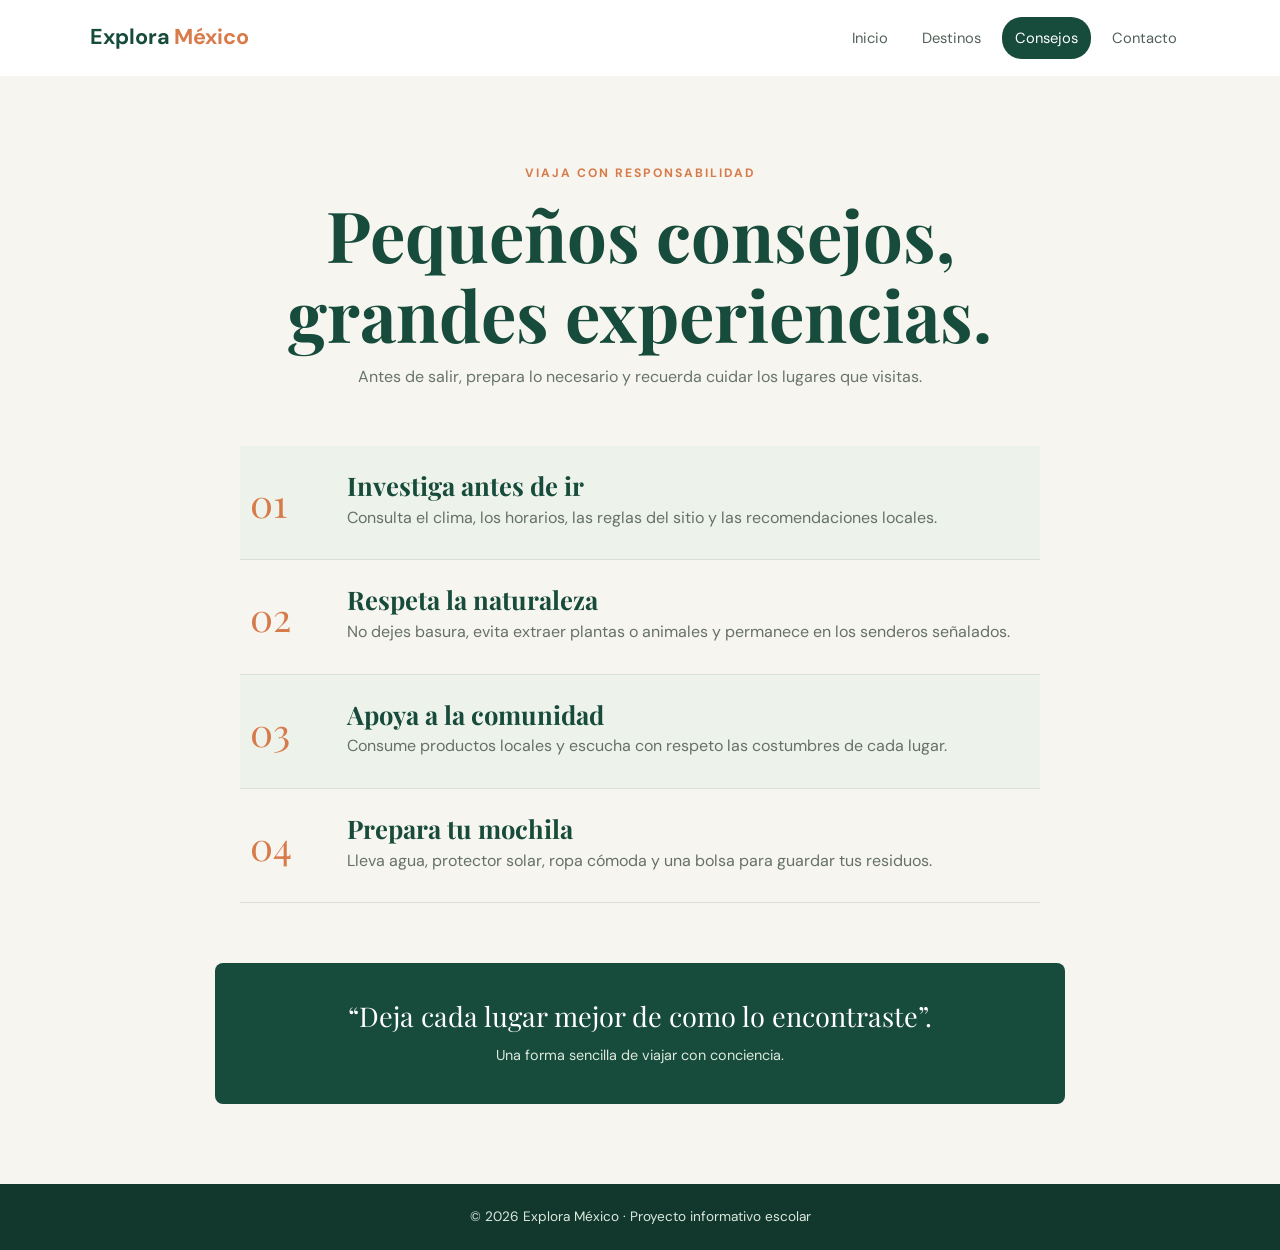
<file: consejos.html>
<!DOCTYPE html>

<html lang="es">

<head>

  <meta charset="UTF-8">

  <meta name="viewport" content="width=device-width, initial-scale=1.0">

  <title>Explora México | Consejos</title>

  <link rel="stylesheet" href="estilos.css">

</head>

<body>

  <header class="encabezado">

    <a class="logo" href="index.html">Explora<span>México</span></a>

    <nav>

      <a href="index.html">Inicio</a>

      <a href="destinos.html">Destinos</a>

      <a class="activo" href="consejos.html">Consejos</a>

      <a href="contacto.html">Contacto</a>

    </nav>

  </header>

  <main>

    <section class="titulo-pagina">

      <p class="subtitulo">VIAJA CON RESPONSABILIDAD</p>

      <h1>Pequeños consejos,<br>grandes experiencias.</h1>
            <p>Antes de salir, prepara lo necesario y recuerda cuidar los lugares que visitas.</p>

    </section>

    <section class="consejos">

      <article>

        <div class="numero">01</div>

        <div>

          <h2>Investiga antes de ir</h2>

          <p>Consulta el clima, los horarios, las reglas del sitio y las recomendaciones locales.</p>

        </div>

      </article>

      <article>

        <div class="numero">02</div>

        <div>

          <h2>Respeta la naturaleza</h2>

          <p>No dejes basura, evita extraer plantas o animales y permanece en los senderos señalados.</p>

        </div>

      </article>

      <article>

        <div class="numero">03</div>

        <div>

          <h2>Apoya a la comunidad</h2>

          <p>Consume productos locales y escucha con respeto las costumbres de cada lugar.</p>

        </div>

      </article>

      <article>

        <div class="numero">04</div>

        <div>

          <h2>Prepara tu mochila</h2>

          <p>Lleva agua, protector solar, ropa cómoda y una bolsa para guardar tus residuos.</p>

        </div>

      </article>

    </section>

    <div class="cita">

      <p>“Deja cada lugar mejor de como lo encontraste”.</p>

      <span>Una forma sencilla de viajar con conciencia.</span>

    </div>

  </main>

  <footer>

    <p>© 2026 Explora México · Proyecto informativo escolar</p>

  </footer>

</body>

</html>
</file>
<file: estilos.css>
@import url('https://fonts.googleapis.com/css2?family=DM+Sans:wght@400;500;600;700&family=Playfair+Display:wght@600;700&display=swap');

:root {

  --verde: #174b3b;

  --verde-claro: #dce9df;

  --naranja: #d77b4b;

  --crema: #f7f5ef;

  --texto: #25332d;

}

* {

  box-sizing: border-box;

}

body {

  margin: 0;

  background: var(--crema);

  color: var(--texto);

  font-family: 'DM Sans', sans-serif;

  line-height: 1.65;

}

.encabezado {

  min-height: 76px;

  padding: 0 7%;

  display: flex;

  align-items: center;

  justify-content: space-between;

  gap: 24px;

  background: #fff;

}

.logo {

  color: var(--verde);

  text-decoration: none;

  font-weight: 700;

  font-size: 1.35rem;

}

.logo span {

  color: var(--naranja);
  margin-left: 4px;

}

nav {

  display: flex;

  flex-wrap: wrap;

  gap: 8px;

}

nav a {

  text-decoration: none;

  color: #526158;

  padding: 9px 13px;

  border-radius: 20px;

  font-size: .92rem;

  transition: .25s;

}

nav a:hover,

nav a.activo {

  color: #fff;

  background: var(--verde);

}

.portada {

  min-height: 570px;

  display: flex;

  align-items: center;

  padding: 70px 9%;

  color: white;

  background: linear-gradient(90deg, rgba(9,35,27,.88), rgba(9,35,27,.18)), url('https://images.unsplash.com/photo-1500530855697-b586d89ba3ee?auto=format&fit=crop&w=1800&q=90') center/cover;

}

.portada-contenido {

  max-width: 590px;

}

.etiqueta,

.subtitulo {

  color: var(--naranja);

  font-size: .76rem;

  font-weight: 700;

  letter-spacing: 2px;

}

h1, h2 {

  font-family: 'Playfair Display', serif;

  line-height: 1.13;

}

.portada h1 {

  font-size: clamp(3rem, 7vw, 5.5rem);

  margin: 12px 0 18px;

}

.portada h1 em {

  color: #f0b28c;

  font-style: normal;

}

.portada p:not(.etiqueta) {

  max-width: 470px;

  font-size: 1.08rem;

}

.boton {

  display: inline-block;

  margin-top: 18px;

  padding: 13px 23px;

  border-radius: 4px;

  background: var(--naranja);

  color: white;

  text-decoration: none;

  font-weight: 700;

  transition: .25s;

}

.boton:hover {

  background: #b85e34;

  transform: translateY(-3px);

}

.seccion {

  padding: 80px 9%;

}

.bienvenida {

  display: grid;

  grid-template-columns: 1fr 1fr;

  gap: 55px;

  align-items: center;

}

h2 {

  font-size: clamp(2rem, 4vw, 3rem);

  color: var(--verde);

  margin: 10px 0;

}

.bienvenida > p {

  color: #657168;

  font-size: 1.05rem;

}

.franja {

  display: grid;

  grid-template-columns: 1.1fr 1fr;

  background: var(--verde-claro);

  align-items: center;

}

.franja img {

  width: 100%;

  height: 390px;

  object-fit: cover;

}

.franja div {

  padding: 45px 10%;

}

.franja h2 {

  font-size: 2.5rem;

}

.enlace {

  color: var(--verde);

  font-weight: 700;

  text-decoration-thickness: 2px;

  text-underline-offset: 4px;

}

.titulo-pagina {

  text-align: center;

  padding: 75px 20px 45px;

}

.titulo-pagina h1 {

  color: var(--verde);

  font-size: clamp(2.6rem, 6vw, 4.4rem);

  margin: 10px 0;

}

.titulo-pagina > p:last-child {

  color: #66746b;

  max-width: 600px;

  margin: 0 auto;

}

.tarjetas {

  padding: 20px 7% 90px;

  display: grid;

  grid-template-columns: repeat(4, 1fr);

  gap: 22px;

}

.tarjeta {

  background: white;

  border-radius: 8px;

  overflow: hidden;

  box-shadow: 0 8px 25px #1c3b2c12;

  transition: .25s;

}

.tarjeta:hover {

  transform: translateY(-7px);

  box-shadow: 0 15px 30px #1c3b2c20;

}

.tarjeta:nth-child(even) {

  background: #edf2eb;

}

.tarjeta img {

  width: 100%;

  height: 210px;

  object-fit: cover;

  display: block;

}

.tarjeta-texto {

  padding: 20px;

}

.tarjeta-texto span {

  color: var(--naranja);

  font-size: .7rem;

  font-weight: 700;

  letter-spacing: 1.5px;

}

.tarjeta h2 {

  font-size: 1.65rem;

  margin: 6px 0;

}

.tarjeta p {
  color: #66746b;

  font-size: .92rem;

  margin-bottom: 4px;

}
.consejos {

  max-width: 850px;

  margin: 0 auto;

  padding: 10px 25px 60px;

}

.consejos article {

  display: grid;

  grid-template-columns: 75px 1fr;

  gap: 22px;

  padding: 25px 10px;

  border-bottom: 1px solid #d9dfd8;

}

.consejos article:nth-child(odd) {

  background: #edf2eb;

}

.numero {

  font-family: 'Playfair Display', serif;

  font-size: 2.4rem;

  color: var(--naranja);

}

.consejos h2 {

  font-size: 1.6rem;

  margin: 0 0 5px;

}

.consejos p {

  margin: 0;

  color: #657168;

}

.cita {

  margin: 0 auto 80px;

  padding: 35px;

  max-width: 850px;

  text-align: center;

  background: var(--verde);

  color: white;

  border-radius: 8px;

}

.cita p {

  font: 1.7rem 'Playfair Display', serif;

  margin: 0 0 8px;

}

.cita span {

  color: #dce9df;

  font-size: .9rem;

}

.contacto-portada {

  display: grid;

  grid-template-columns: 1fr 1fr;

  align-items: center;

  gap: 45px;

  padding: 75px 9%;

}

.contacto-portada h1 {

  font-size: clamp(2.7rem, 5vw, 4.4rem);

  color: var(--verde);

  margin: 12px 0;

}

.contacto-portada p:not(.subtitulo) {

  color: #657168;

}

.contacto-portada img {

  width: 100%;

  height: 420px;

  object-fit: cover;

  border-radius: 8px;

}

.mensaje {

  text-align: center;

  padding: 55px 20px 85px;

  background: var(--verde-claro);

}

.mensaje h2 {

  font-size: 2.2rem;

}

.mensaje p {

  max-width: 650px;

  margin: 15px auto 25px;

  color: #657168;

}

footer {

  padding: 22px;

  text-align: center;

  color: #dce9df;

  background: #12382d;

  font-size: .85rem;

}

footer p {

  margin: 0;

}

@media (max-width: 900px) {

  .tarjetas {

    grid-template-columns: repeat(2, 1fr);

  }

}

@media (max-width: 650px) {

  .encabezado {

    padding: 18px 5%;

    flex-direction: column;

  }

  nav {

    justify-content: center;

  }

  nav a {

    padding: 7px 9px;

    font-size: .85rem;

  }

  .portada {

    min-height: 520px;

    padding: 55px 7%;

  }

  .bienvenida,

  .franja,

  .contacto-portada {

    grid-template-columns: 1fr;

  }

  .seccion {

    padding: 55px 7%;

  }

  .franja img {

    height: 260px;

  }

  .franja div {

    padding: 35px 7%;

  }

  .tarjetas {

    grid-template-columns: 1fr;

    padding: 10px 7% 60px;

  }

  .tarjeta img {

    height: 230px;

  }

  .contacto-portada {

    padding: 55px 7%;

  }

  .contacto-portada img {

    height: 280px;

  }

}
</file>
